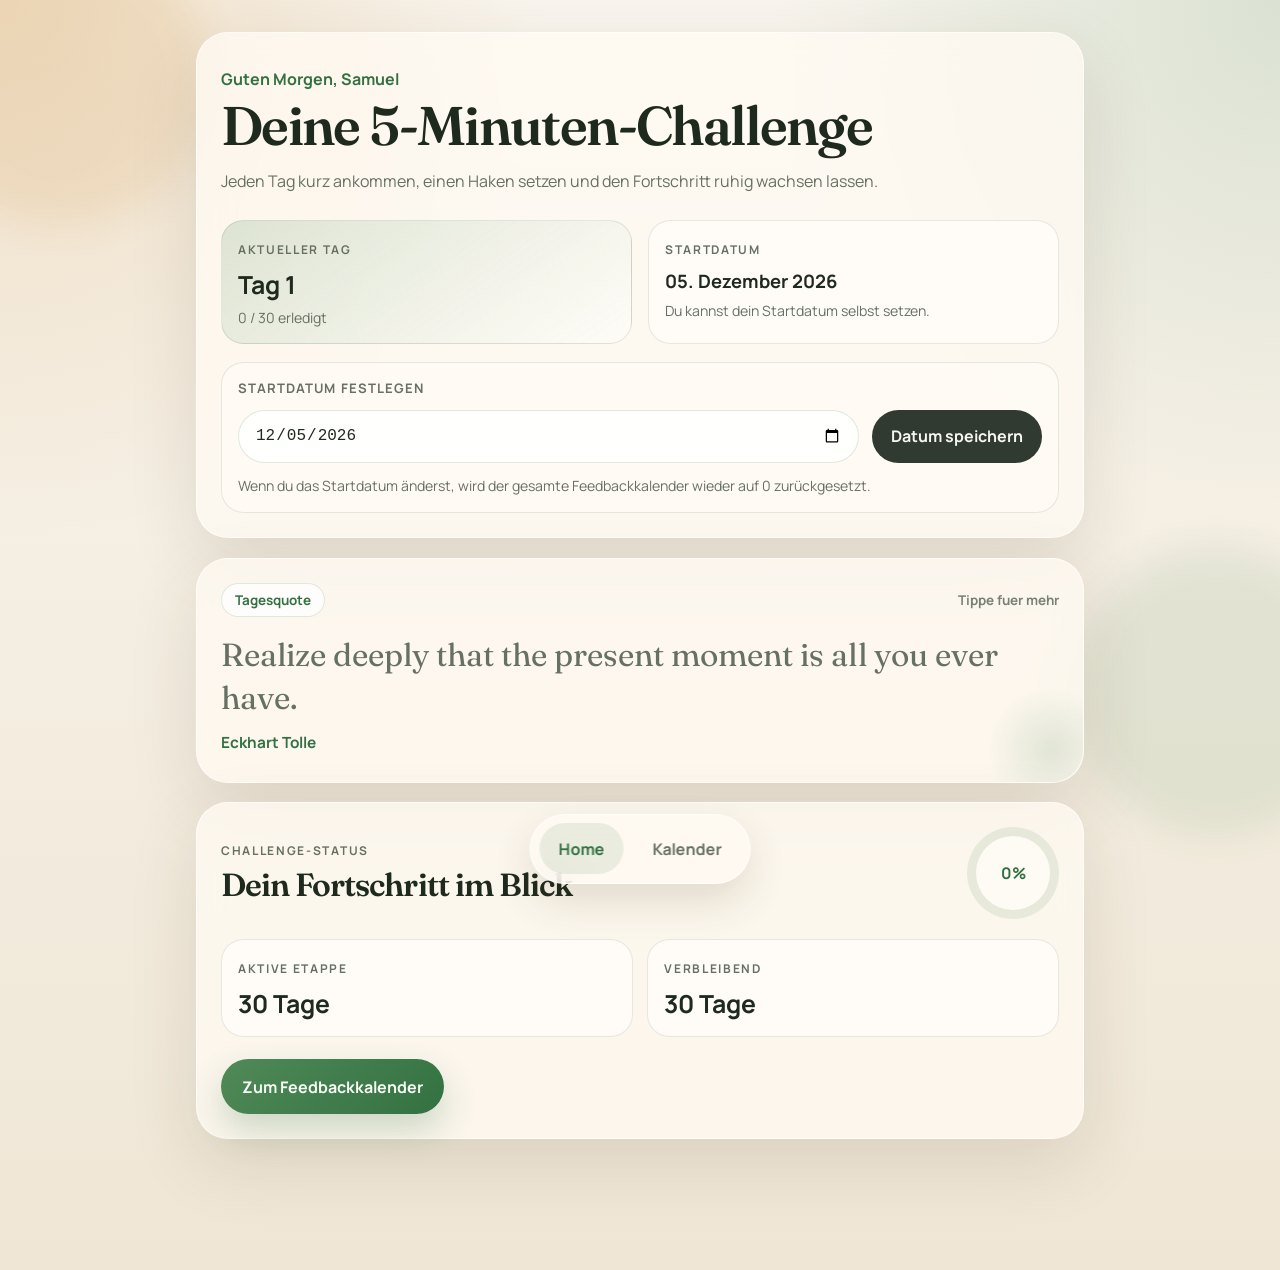
<file: index.html>
<!DOCTYPE html>
<html lang="de">
<head>
    <meta charset="UTF-8">
    <meta name="viewport" content="width=device-width, initial-scale=1.0">
    <title>Meditation Challenge</title>
    <link rel="preconnect" href="https://fonts.googleapis.com">
    <link rel="preconnect" href="https://fonts.gstatic.com" crossorigin>
    <link href="https://fonts.googleapis.com/css2?family=Fraunces:wght@500;600;700&family=Manrope:wght@400;500;600;700&display=swap" rel="stylesheet">
    <link rel="stylesheet" href="style.css">
</head>
<body data-page="home">
    <div class="app-shell">
        <div class="ambient ambient-left"></div>
        <div class="ambient ambient-right"></div>

        <main class="container">
            <section class="hero-card"> 
                <p class="personal-greeting" id="personalGreeting">Guten Morgen, Samuel</p>
                <h1>Deine 5-Minuten-Challenge</h1>
                <p class="hero-copy">
                    Jeden Tag kurz ankommen, einen Haken setzen und den Fortschritt ruhig wachsen lassen.
                </p>

                <div class="stat-grid">
                    <article class="stat-card stat-card-highlight">
                        <span class="stat-label">Aktueller Tag</span>
                        <strong class="stat-value" id="currentDayValue">Tag 1</strong>
                        <span class="stat-subtle" id="progressValue">0 / 30 erledigt</span>
                    </article>

                    <article class="stat-card">
                        <span class="stat-label">Startdatum</span>
                        <strong class="stat-value stat-value-small" id="startDateValue">-</strong>
                        <span class="stat-subtle">Du kannst dein Startdatum selbst setzen.</span>
                    </article>
                </div>

                <form class="date-form" id="startDateForm">
                    <label class="date-form-label" for="startDateInput">Startdatum festlegen</label>
                    <div class="date-form-row">
                        <input class="date-input" id="startDateInput" name="startDate" type="date">
                        <button class="date-button" type="submit">Datum speichern</button>
                    </div>
                    <p class="date-form-hint">
                        Wenn du das Startdatum änderst, wird der gesamte Feedbackkalender wieder auf 0 zurückgesetzt.
                    </p>
                </form>
            </section>

            <section class="quote-card">
                <button class="quote-card-button" id="quoteToggle" type="button" aria-expanded="false">
                    <div class="quote-card-header">
                        <div class="quote-badge" id="quoteBadge">Tagesimpuls</div>
                        <span class="quote-toggle-hint" id="quoteToggleHint">Tippe fuer mehr</span>
                    </div>
                    <blockquote id="quoteText">
                        Realize deeply that the present moment is all you ever have.
                    </blockquote>
                    <p class="quote-author" id="quoteAuthor">Eckhart Tolle</p>
                    <div class="quote-reflection" id="quoteReflectionWrap" aria-hidden="true">
                        <p class="quote-reflection-text" id="quoteReflection">
                            Studien zeigen, dass Achtsamkeit die Aktivitaet im Default Mode Network reduzieren kann. Das bedeutet oft weniger Grübeln und mehr Klarheit im Alltag.
                        </p>
                    </div>
                </button>
            </section>

            <section class="overview-card">
                <div class="overview-header">
                    <div>
                        <p class="section-label">Challenge-Status</p>
                        <h2>Dein Fortschritt im Blick</h2>
                    </div>
                    <div class="progress-ring" aria-hidden="true">
                        <div class="progress-ring-inner" id="completionPercent">0%</div>
                    </div>
                </div>

                <div class="milestone-row">
                    <div class="milestone-pill">
                        <span class="milestone-title">Aktive Etappe</span>
                        <span class="milestone-value" id="stageValue">30 Tage</span>
                    </div>
                    <div class="milestone-pill">
                        <span class="milestone-title">Verbleibend</span>
                        <span class="milestone-value" id="remainingValue">30 Tage</span>
                    </div>
                </div>

                <a class="primary-link" href="calendar.html">Zum Feedbackkalender</a>
            </section>
        </main>

        <nav class="bottom-nav" aria-label="Navigation">
            <a class="nav-link nav-link-active" href="index.html">Home</a>
            <a class="nav-link" href="calendar.html">Kalender</a>
        </nav>
    </div>

    <script src="script.js"></script>
</body>
</html>
</file>
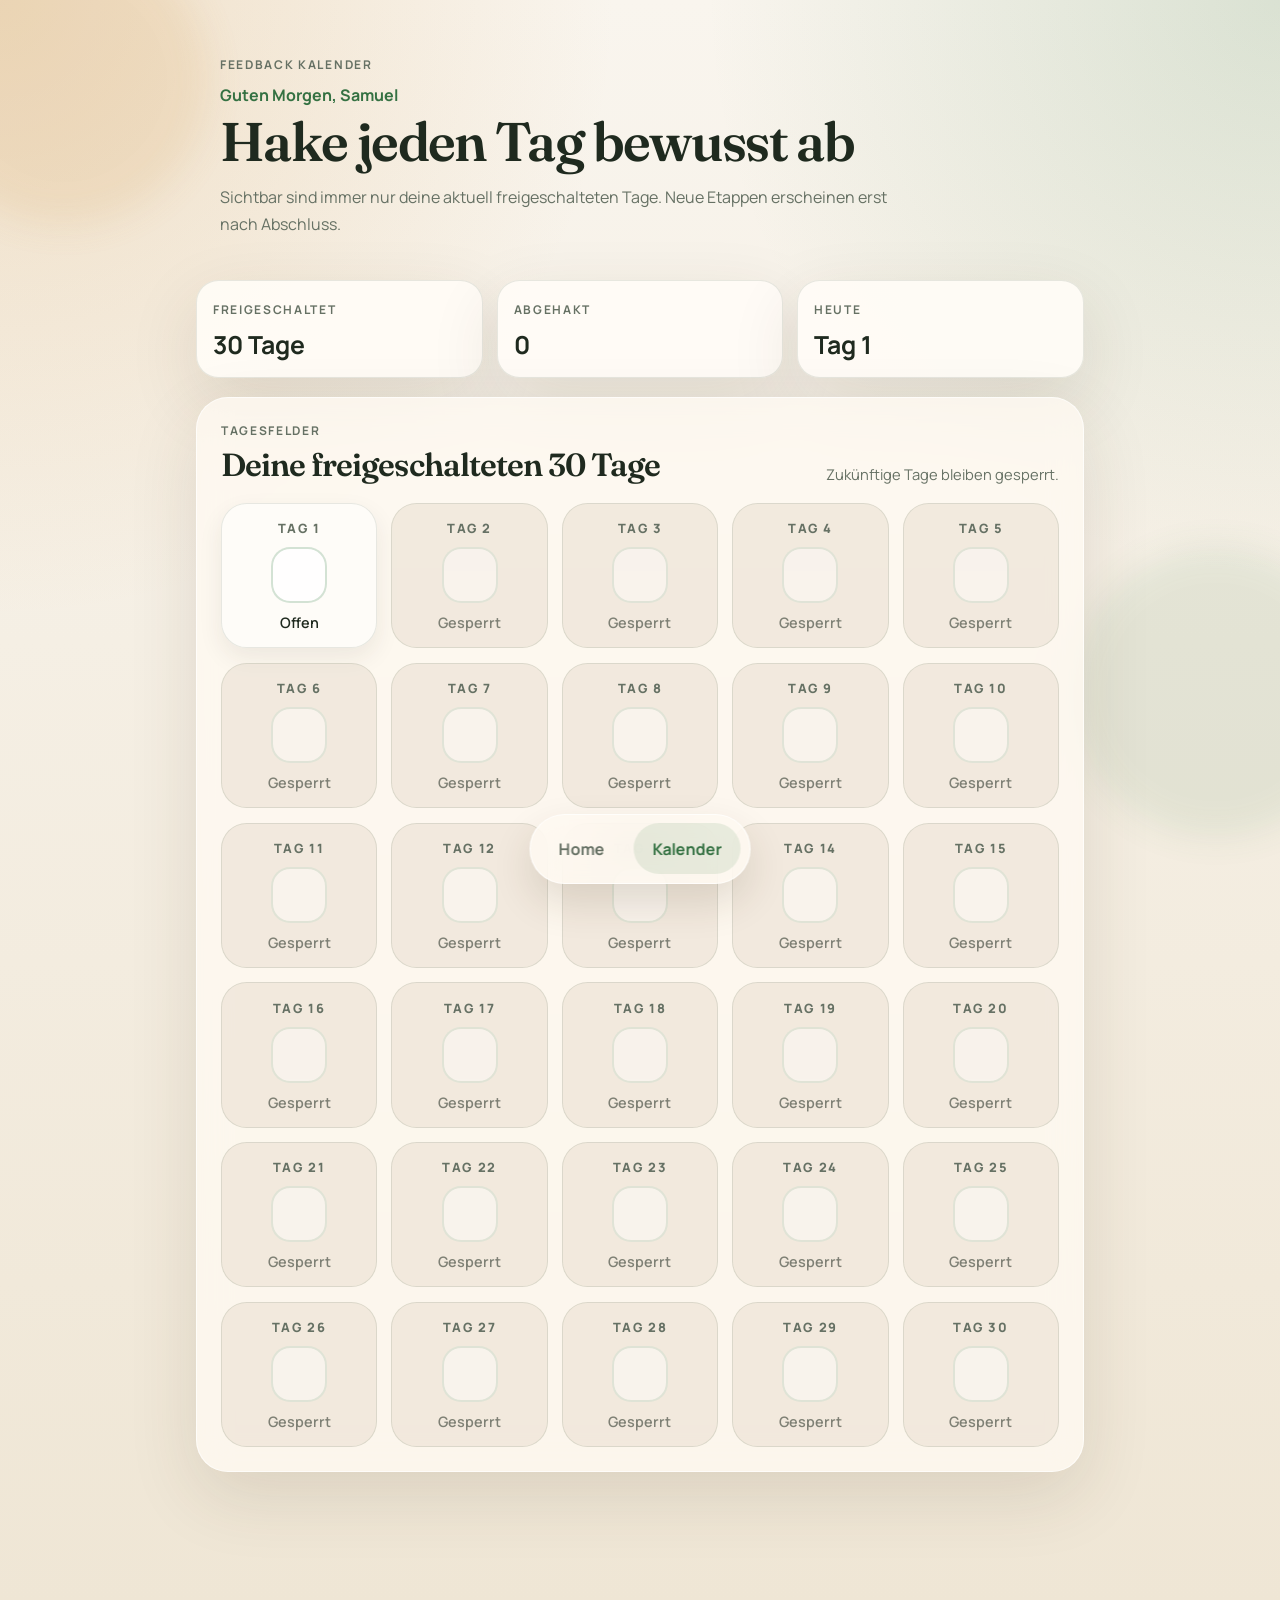
<file: calendar.html>
<!DOCTYPE html>
<html lang="de">
<head>
    <meta charset="UTF-8">
    <meta name="viewport" content="width=device-width, initial-scale=1.0">
    <title>Feedback Kalender</title>
    <link rel="preconnect" href="https://fonts.googleapis.com">
    <link rel="preconnect" href="https://fonts.gstatic.com" crossorigin>
    <link href="https://fonts.googleapis.com/css2?family=Fraunces:wght@500;600;700&family=Manrope:wght@400;500;600;700&display=swap" rel="stylesheet">
    <link rel="stylesheet" href="style.css">
</head>
<body data-page="calendar">
    <div class="app-shell">
        <div class="confetti-layer" id="confettiLayer" aria-hidden="true"></div>
        <div class="ambient ambient-left"></div>
        <div class="ambient ambient-right"></div>

        <main class="container">
            <section class="calendar-intro">
                <p class="eyebrow">Feedback Kalender</p>
                <p class="personal-greeting" id="calendarGreeting">Guten Morgen, Samuel</p>
                <h1>Hake jeden Tag bewusst ab</h1>
                <p class="hero-copy">
                    Sichtbar sind immer nur deine aktuell freigeschalteten Tage. Neue Etappen erscheinen erst nach Abschluss.
                </p>
            </section>

            <section class="calendar-status">
                <article class="status-card">
                    <span class="status-label">Freigeschaltet</span>
                    <strong class="status-value" id="calendarRangeValue">30 Tage</strong>
                </article>
                <article class="status-card">
                    <span class="status-label">Abgehakt</span>
                    <strong class="status-value" id="completedValue">0</strong>
                </article>
                <article class="status-card">
                    <span class="status-label">Heute</span>
                    <strong class="status-value" id="todayValue">Tag 1</strong>
                </article>
            </section>

            <section class="calendar-card">
                <div class="calendar-header">
                    <div>
                        <p class="section-label">Tagesfelder</p>
                        <h2 id="calendarHeading">Deine freigeschalteten 30 Tage</h2>
                    </div>
                    <span class="calendar-hint">Zukünftige Tage bleiben gesperrt.</span>
                </div>

                <div class="calendar-grid" id="calendarGrid"></div>
            </section>

            <section class="reward-card hidden" id="rewardCard">
                <p class="section-label">Belohnung</p>
                <h2 id="rewardTitle">🎉 Gratulation! 🙌</h2>
                <p id="rewardText"></p>
            </section>

            <section class="extend-card hidden" id="extendCard">
                <p class="section-label">Nächster Schritt</p>
                <h2 id="extendTitle">Auf 60 Tage verlängern</h2>
                <p id="extendText">
                    Stark. Deine erste Etappe ist vollständig. Wenn du möchtest, verlängere direkt auf die nächste Runde.
                </p>
                <button class="extend-button" id="extendButton" type="button">Etappe freischalten</button>
            </section>
        </main>

        <nav class="bottom-nav" aria-label="Navigation">
            <a class="nav-link" href="index.html">Home</a>
            <a class="nav-link nav-link-active" href="calendar.html">Kalender</a>
        </nav>
    </div>

    <script src="script.js"></script>
</body>
</html>
</file>
<file: style.css>
:root {
    --bg: #f5efe3;
    --surface: rgba(255, 250, 242, 0.78);
    --surface-strong: rgba(255, 252, 247, 0.92);
    --ink: #1f2a1f;
    --muted: #667164;
    --line: rgba(59, 87, 60, 0.12);
    --accent: #4f8a57;
    --accent-strong: #347142;
    --accent-soft: rgba(79, 138, 87, 0.12);
    --gold: #d7a45d;
    --shadow: 0 24px 70px rgba(63, 48, 23, 0.12);
}

* {
    box-sizing: border-box;
    margin: 0;
    padding: 0;
}

html {
    scroll-behavior: smooth;
}

body {
    min-height: 100vh;
    font-family: "Manrope", sans-serif;
    color: var(--ink);
    background:
        radial-gradient(circle at top left, rgba(215, 164, 93, 0.28), transparent 30%),
        radial-gradient(circle at top right, rgba(79, 138, 87, 0.18), transparent 28%),
        linear-gradient(180deg, #f9f5ee 0%, #efe6d5 100%);
}

a {
    color: inherit;
    text-decoration: none;
}

button {
    font: inherit;
}

.app-shell {
    position: relative;
    min-height: 100vh;
    overflow: hidden;
}

.confetti-layer {
    position: fixed;
    inset: 0;
    z-index: 4;
    pointer-events: none;
    overflow: hidden;
}

.confetti-piece {
    position: absolute;
    top: -12vh;
    width: 0.8rem;
    height: 1.1rem;
    border-radius: 0.2rem;
    opacity: 0.92;
    animation: confetti-fall 1800ms cubic-bezier(0.2, 0.8, 0.22, 1) forwards;
    will-change: transform, opacity;
}

.ambient {
    position: fixed;
    width: 18rem;
    height: 18rem;
    border-radius: 999px;
    filter: blur(18px);
    opacity: 0.45;
    pointer-events: none;
}

.ambient-left {
    top: -4rem;
    left: -5rem;
    background: rgba(215, 164, 93, 0.35);
}

.ambient-right {
    right: -5rem;
    bottom: 4rem;
    background: rgba(79, 138, 87, 0.24);
}

.container {
    position: relative;
    z-index: 1;
    width: min(100%, 58rem);
    margin: 0 auto;
    padding: 2rem 1.25rem 7rem;
}

.hero-card,
.quote-card,
.overview-card,
.calendar-card,
.reward-card,
.calendar-intro,
.calendar-status,
.extend-card {
    animation: rise-in 0.6s ease both;
}

.hero-card,
.quote-card,
.overview-card,
.calendar-card,
.reward-card,
.extend-card {
    background: var(--surface);
    backdrop-filter: blur(16px);
    border: 1px solid rgba(255, 255, 255, 0.65);
    box-shadow: var(--shadow);
    border-radius: 2rem;
}

.hero-card,
.quote-card,
.overview-card,
.calendar-card,
.reward-card,
.extend-card,
.calendar-intro {
    padding: 1.5rem;
}

.hero-card,
.quote-card,
.overview-card,
.calendar-intro,
.calendar-status,
.calendar-card,
.reward-card,
.extend-card {
    margin-bottom: 1.2rem;
}

.eyebrow,
.section-label,
.status-label,
.stat-label,
.milestone-title {
    font-size: 0.75rem;
    font-weight: 700;
    letter-spacing: 0.14em;
    text-transform: uppercase;
    color: var(--muted);
}

.personal-greeting {
    margin-top: 0.7rem;
    color: var(--accent-strong);
    font-weight: 700;
    font-size: 1rem;
}

h1,
h2 {
    font-family: "Fraunces", serif;
    font-weight: 600;
    letter-spacing: -0.03em;
}

h1 {
    font-size: clamp(2rem, 5vw, 3.4rem);
    line-height: 0.98;
    margin-top: 0.55rem;
}

h2 {
    font-size: clamp(1.35rem, 4vw, 2rem);
    margin-top: 0.35rem;
}

.hero-copy,
#extendText,
.calendar-hint,
.stat-subtle,
.quote-card blockquote {
    color: var(--muted);
}

.hero-copy,
#extendText {
    margin-top: 1rem;
    line-height: 1.65;
    max-width: 42rem;
}

.stat-grid {
    display: grid;
    grid-template-columns: repeat(2, minmax(0, 1fr));
    gap: 1rem;
    margin-top: 1.6rem;
}

.date-form {
    margin-top: 1.1rem;
    padding: 1rem;
    background: rgba(255, 252, 247, 0.62);
    border: 1px solid var(--line);
    border-radius: 1.4rem;
}

.date-form-label {
    display: block;
    font-size: 0.82rem;
    font-weight: 700;
    letter-spacing: 0.08em;
    text-transform: uppercase;
    color: var(--muted);
}

.date-form-row {
    display: flex;
    gap: 0.8rem;
    align-items: center;
    margin-top: 0.8rem;
}

.date-input {
    flex: 1;
    min-height: 3.35rem;
    padding: 0 1rem;
    border: 1px solid rgba(79, 138, 87, 0.18);
    border-radius: 999px;
    background: rgba(255, 255, 255, 0.85);
    color: var(--ink);
    font-size: 1rem;
}

.date-input:focus {
    outline: none;
    border-color: rgba(52, 113, 66, 0.45);
    box-shadow: 0 0 0 4px rgba(79, 138, 87, 0.12);
}

.date-button {
    min-height: 3.35rem;
    padding: 0.95rem 1.2rem;
    border: none;
    border-radius: 999px;
    background: rgba(31, 42, 31, 0.92);
    color: #f8f6f1;
    font-weight: 700;
    cursor: pointer;
    transition: transform 0.2s ease, background 0.2s ease;
}

.date-button:hover {
    transform: translateY(-1px);
    background: #182218;
}

.date-button:active {
    transform: scale(0.98);
}

.date-form-hint {
    margin-top: 0.75rem;
    font-size: 0.88rem;
    line-height: 1.5;
    color: var(--muted);
}

.stat-card,
.status-card,
.milestone-pill {
    background: var(--surface-strong);
    border: 1px solid var(--line);
    border-radius: 1.4rem;
}

.stat-card {
    padding: 1rem;
}

.stat-card-highlight {
    background: linear-gradient(145deg, rgba(79, 138, 87, 0.18), rgba(255, 252, 247, 0.95));
}

.stat-value,
.status-value,
.milestone-value {
    display: block;
    margin-top: 0.55rem;
    font-size: 1.55rem;
    font-weight: 700;
}

.stat-value-small {
    font-size: 1.15rem;
}

.stat-subtle {
    display: block;
    margin-top: 0.45rem;
    font-size: 0.88rem;
}

.quote-card {
    position: relative;
    overflow: hidden;
}

.quote-card-button {
    position: relative;
    z-index: 1;
    width: 100%;
    padding: 0;
    border: none;
    background: transparent;
    color: inherit;
    text-align: left;
    cursor: pointer;
}

.quote-card-header {
    display: flex;
    align-items: center;
    justify-content: space-between;
    gap: 1rem;
}

.quote-card::after {
    content: "";
    position: absolute;
    inset: auto -2rem -2rem auto;
    width: 8rem;
    height: 8rem;
    border-radius: 50%;
    background: radial-gradient(circle, rgba(79, 138, 87, 0.16), transparent 70%);
}

.quote-badge {
    display: inline-flex;
    padding: 0.45rem 0.8rem;
    border-radius: 999px;
    background: rgba(255, 255, 255, 0.72);
    border: 1px solid rgba(79, 138, 87, 0.18);
    color: var(--accent-strong);
    font-size: 0.84rem;
    font-weight: 700;
}

.quote-toggle-hint {
    font-size: 0.84rem;
    font-weight: 700;
    color: var(--muted);
    opacity: 0.88;
    transition: color 0.22s ease, opacity 0.22s ease;
}

.quote-card blockquote {
    position: relative;
    z-index: 1;
    margin-top: 1rem;
    font-family: "Fraunces", serif;
    font-size: clamp(1.35rem, 4vw, 2rem);
    line-height: 1.35;
}

.quote-author {
    position: relative;
    z-index: 1;
    margin-top: 0.8rem;
    color: var(--accent-strong);
    font-size: 0.96rem;
    font-weight: 700;
}

.quote-author-hidden {
    display: none;
}

.quote-reflection {
    display: grid;
    grid-template-rows: 0fr;
    margin-top: 0;
    opacity: 0;
    transition:
        grid-template-rows 0.28s ease,
        margin-top 0.28s ease,
        opacity 0.28s ease;
}

.quote-reflection-text {
    overflow: hidden;
    color: var(--muted);
    line-height: 1.7;
    font-size: 0.96rem;
}

.quote-card-button:hover .quote-toggle-hint,
.quote-card-button:focus-visible .quote-toggle-hint {
    color: var(--accent-strong);
    opacity: 1;
}

.quote-card-button:focus-visible {
    outline: 3px solid rgba(79, 138, 87, 0.16);
    outline-offset: 8px;
    border-radius: 1.4rem;
}

.quote-card-expanded .quote-reflection {
    grid-template-rows: 1fr;
    margin-top: 1rem;
    opacity: 1;
}

.overview-header {
    display: flex;
    align-items: center;
    justify-content: space-between;
    gap: 1rem;
}

.progress-ring {
    display: grid;
    place-items: center;
    width: 5.75rem;
    height: 5.75rem;
    border-radius: 50%;
    background: conic-gradient(var(--accent) var(--progress-angle, 0deg), rgba(79, 138, 87, 0.12) 0deg);
    padding: 0.55rem;
    flex-shrink: 0;
}

.progress-ring-inner {
    display: grid;
    place-items: center;
    width: 100%;
    height: 100%;
    border-radius: 50%;
    background: rgba(255, 251, 246, 0.94);
    font-weight: 700;
    color: var(--accent-strong);
}

.milestone-row {
    display: grid;
    grid-template-columns: repeat(2, minmax(0, 1fr));
    gap: 0.9rem;
    margin-top: 1.25rem;
}

.milestone-pill {
    padding: 1rem;
}

.primary-link,
.extend-button {
    display: inline-flex;
    align-items: center;
    justify-content: center;
    margin-top: 1.4rem;
    min-height: 3.4rem;
    padding: 0.95rem 1.3rem;
    border: none;
    border-radius: 999px;
    background: linear-gradient(135deg, var(--accent) 0%, var(--accent-strong) 100%);
    color: #f7fbf6;
    font-weight: 700;
    box-shadow: 0 16px 34px rgba(52, 113, 66, 0.24);
    transition: transform 0.22s ease, box-shadow 0.22s ease;
}

.primary-link:hover,
.extend-button:hover {
    transform: translateY(-2px);
    box-shadow: 0 22px 40px rgba(52, 113, 66, 0.28);
}

.primary-link:active,
.extend-button:active {
    transform: scale(0.98);
}

.calendar-status {
    display: grid;
    grid-template-columns: repeat(3, minmax(0, 1fr));
    gap: 0.85rem;
}

.status-card {
    padding: 1rem;
    box-shadow: var(--shadow);
}

.calendar-header {
    display: flex;
    align-items: end;
    justify-content: space-between;
    gap: 1rem;
    margin-bottom: 1.2rem;
}

.calendar-hint {
    font-size: 0.92rem;
    text-align: right;
}

.reward-card {
    position: relative;
    overflow: hidden;
    background:
        radial-gradient(circle at top right, rgba(215, 164, 93, 0.2), transparent 35%),
        linear-gradient(145deg, rgba(79, 138, 87, 0.14), rgba(255, 252, 247, 0.94));
}

.reward-card::after {
    content: "";
    position: absolute;
    inset: auto -1.5rem -2rem auto;
    width: 9rem;
    height: 9rem;
    border-radius: 50%;
    background: radial-gradient(circle, rgba(79, 138, 87, 0.14), transparent 70%);
    pointer-events: none;
}

#rewardText {
    position: relative;
    z-index: 1;
    margin-top: 0.85rem;
    max-width: 44rem;
    line-height: 1.7;
    color: var(--muted);
}

.calendar-grid {
    display: grid;
    grid-template-columns: repeat(5, minmax(0, 1fr));
    gap: 0.9rem;
}

.day-card {
    position: relative;
    min-height: 7.7rem;
    padding: 0;
    border: 1px solid var(--line);
    border-radius: 1.6rem;
    background: rgba(255, 255, 255, 0.55);
    overflow: hidden;
    cursor: pointer;
    transition: transform 0.22s ease, border-color 0.22s ease, box-shadow 0.22s ease;
    box-shadow: 0 10px 24px rgba(52, 40, 20, 0.08);
}

.day-card:hover {
    transform: translateY(-2px);
    border-color: rgba(79, 138, 87, 0.3);
}

.day-card:active {
    transform: scale(0.98);
}

.day-card-locked {
    cursor: not-allowed;
    background: rgba(228, 219, 202, 0.46);
    box-shadow: none;
}

.day-card-locked:hover {
    transform: none;
    border-color: var(--line);
}

.day-card-inner {
    display: grid;
    grid-template-rows: auto 1fr auto;
    align-items: center;
    justify-items: center;
    width: 100%;
    min-height: 7.7rem;
    padding: 0.95rem;
    text-align: center;
}

.day-number {
    font-size: 0.8rem;
    font-weight: 800;
    letter-spacing: 0.12em;
    text-transform: uppercase;
    color: var(--muted);
}

.checkbox-shell {
    position: relative;
    display: grid;
    place-items: center;
    width: 3.5rem;
    height: 3.5rem;
    margin-top: 10px;
    margin-bottom: 10px;
    border-radius: 1.2rem;
    border: 2px solid rgba(79, 138, 87, 0.25);
    background: rgba(255, 255, 255, 0.78);
    transition: transform 0.25s ease, border-color 0.25s ease, background 0.25s ease, box-shadow 0.25s ease;
    margin-inline: auto;
}

.checkbox-shell::before {
    content: "";
    position: absolute;
    inset: 0.3rem;
    border-radius: 0.9rem;
    background: rgba(79, 138, 87, 0.08);
    transform: scale(0);
    transition: transform 0.22s ease;
}

.checkmark {
    width: 1.4rem;
    height: 1.4rem;
    stroke: white;
    stroke-width: 3.4;
    fill: none;
    stroke-linecap: round;
    stroke-linejoin: round;
    stroke-dasharray: 24;
    stroke-dashoffset: 24;
    transform: scale(0.8);
    transition: stroke-dashoffset 0.34s ease, transform 0.34s ease;
    position: relative;
    z-index: 1;
}

.day-card-completed .checkbox-shell {
    background: linear-gradient(145deg, #67bb73 0%, #347142 100%);
    border-color: rgba(52, 113, 66, 0.22);
    box-shadow: 0 14px 26px rgba(52, 113, 66, 0.24);
    transform: scale(1.04);
}

.day-card-completed .checkbox-shell::before {
    transform: scale(1);
}

.day-card-completed .checkmark {
    stroke-dashoffset: 0;
    transform: scale(1);
}

.day-card-completed::after {
    content: "";
    position: absolute;
    inset: -20%;
    background: radial-gradient(circle, rgba(103, 187, 115, 0.18), transparent 55%);
    animation: pulse-out 0.45s ease;
    pointer-events: none;
}

.day-status {
    font-size: 0.9rem;
    font-weight: 600;
    color: var(--ink);
}

.day-card-locked .day-status,
.day-card-locked .checkbox-shell {
    opacity: 0.55;
}

.hidden {
    display: none;
}

.bottom-nav {
    position: fixed;
    left: 50%;
    bottom: 1rem;
    transform: translateX(-50%);
    z-index: 2;
    display: flex;
    gap: 0.6rem;
    padding: 0.55rem;
    border: 1px solid rgba(255, 255, 255, 0.75);
    border-radius: 999px;
    background: rgba(255, 250, 243, 0.78);
    backdrop-filter: blur(18px);
    box-shadow: 0 18px 40px rgba(63, 48, 23, 0.14);
}

.nav-link {
    padding: 0.9rem 1.2rem;
    border-radius: 999px;
    color: var(--muted);
    font-weight: 700;
}

.nav-link-active {
    background: rgba(79, 138, 87, 0.12);
    color: var(--accent-strong);
}

@keyframes pulse-out {
    from {
        opacity: 0.8;
        transform: scale(0.8);
    }
    to {
        opacity: 0;
        transform: scale(1.2);
    }
}

@keyframes rise-in {
    from {
        opacity: 0;
        transform: translateY(18px);
    }
    to {
        opacity: 1;
        transform: translateY(0);
    }
}

@keyframes confetti-fall {
    0% {
        opacity: 0;
        transform: translate3d(0, -6vh, 0) rotate(0deg) scale(0.9);
    }
    12% {
        opacity: 0.96;
    }
    100% {
        opacity: 0;
        transform: translate3d(var(--drift-x, 0px), 110vh, 0) rotate(var(--spin, 540deg)) scale(1);
    }
}

@media (max-width: 780px) {
    .calendar-grid {
        grid-template-columns: repeat(4, minmax(0, 1fr));
    }
}

@media (max-width: 640px) {
    .container {
        padding-inline: 1rem;
    }

    .stat-grid,
    .milestone-row,
    .calendar-status {
        grid-template-columns: 1fr;
    }

    .date-form-row {
        flex-direction: column;
        align-items: stretch;
    }

    .overview-header,
    .calendar-header {
        align-items: flex-start;
        flex-direction: column;
    }

    .quote-card-header {
        align-items: flex-start;
        flex-direction: column;
    }

    .calendar-hint {
        text-align: left;
    }

    .calendar-grid {
        grid-template-columns: repeat(2, minmax(0, 1fr));
    }

    .bottom-nav {
        width: calc(100% - 1.5rem);
        justify-content: space-between;
    }

    .nav-link {
        flex: 1;
        text-align: center;
    }
}
</file>
